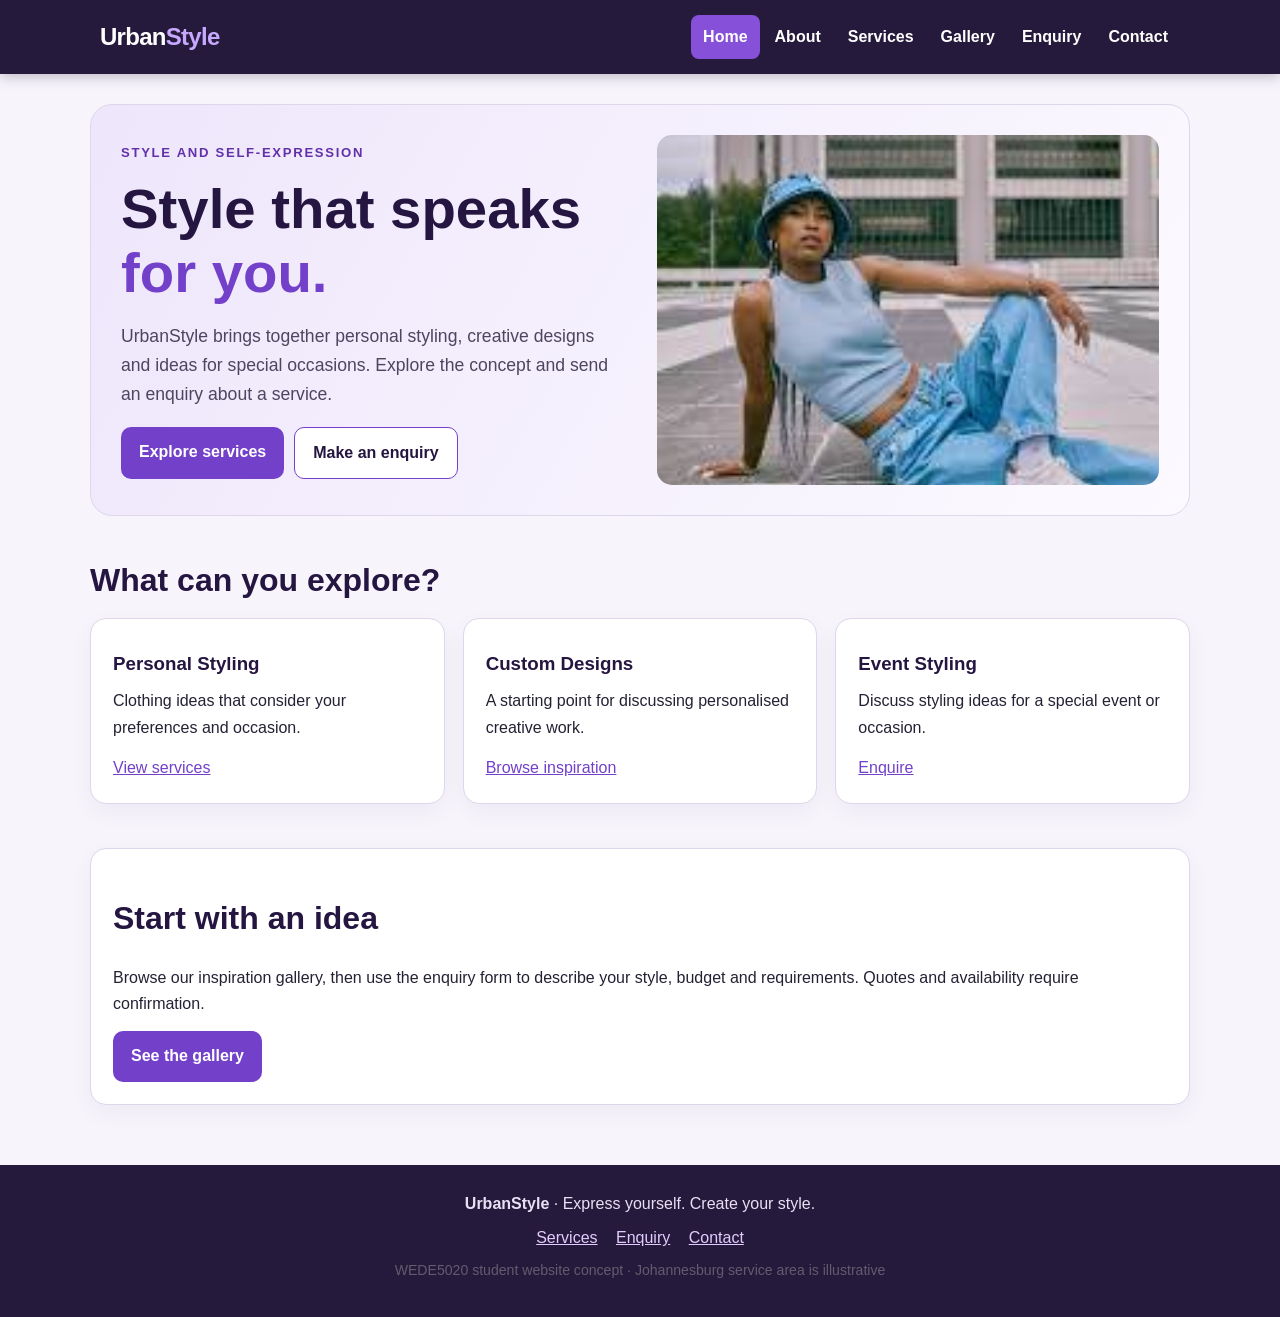
<file: index.html>
<!DOCTYPE html>
<html lang="en-ZA">
<head>
    <meta charset="UTF-8">
    <meta name="viewport" content="width=device-width, initial-scale=1">

    <title>UrbanStyle | Fashion Styling and Creative Design</title>
    <meta name="description"
          content="Explore UrbanStyle fashion styling, custom design concepts and creative consultations in a student website project.">
    <meta name="keywords"
          content="urban style, personal styling, fashion design, creative services">
    <meta name="robots" content="index,follow">

    <link rel="stylesheet" href="CSS/style.css">
</head>

<body>
    <a href="#main" class="skip">Skip to main content</a>

    <header class="site-header">
        <div class="nav-wrap">
            <a class="logo" href="index.html">
                Urban<span>Style</span>
            </a>

            <button type="button" id="menu-button"
                    class="menu-button" aria-controls="main-nav"
                    aria-expanded="false">
                Menu ☰
            </button>

            <nav class="nav" id="main-nav"
                 aria-label="Main navigation">
                <ul>
                    <li><a href="index.html" aria-current="page">Home</a></li>
                    <li><a href="about.html">About</a></li>
                    <li><a href="services.html">Services</a></li>
                    <li><a href="gallery.html">Gallery</a></li>
                    <li><a href="enquiry.html">Enquiry</a></li>
                    <li><a href="contact.html">Contact</a></li>
                </ul>
            </nav>
        </div>
    </header>

    <main id="main">
        <section class="hero reveal">
            <div>
                <p class="eyebrow">Style and self-expression</p>

                <h1>
                    Style that speaks
                    <span style="color:#7340ca">for you.</span>
                </h1>

                <p class="lead">
                    UrbanStyle brings together personal styling,
                    creative designs and ideas for special occasions.
                    Explore the concept and send an enquiry about
                    a service.
                </p>

                <div class="actions">
                    <a class="btn" href="services.html">
                        Explore services
                    </a>

                    <a class="btn outline" href="enquiry.html">
                        Make an enquiry
                    </a>
                </div>
            </div>

           <img src="Images/urban style 1.jpg"
     alt="Urban fashion outfit with a blue top and jeans"
     width="400" height="370">
        </section>

        <section class="section">
            <div class="section-head">
                <h2>What can you explore?</h2>
            </div>

            <div class="grid">
                <article class="card reveal">
                    <h3>Personal Styling</h3>
                    <p>
                        Clothing ideas that consider your preferences
                        and occasion.
                    </p>
                    <a href="services.html">View services</a>
                </article>

                <article class="card reveal">
                    <h3>Custom Designs</h3>
                    <p>
                        A starting point for discussing personalised
                        creative work.
                    </p>
                    <a href="gallery.html">Browse inspiration</a>
                </article>

                <article class="card reveal">
                    <h3>Event Styling</h3>
                    <p>
                        Discuss styling ideas for a special event
                        or occasion.
                    </p>
                    <a href="enquiry.html">Enquire</a>
                </article>
            </div>
        </section>

        <section class="section panel reveal">
            <h2>Start with an idea</h2>

            <p>
                Browse our inspiration gallery, then use the
                enquiry form to describe your style, budget and
                requirements. Quotes and availability require
                confirmation.
            </p>

            <a class="btn" href="gallery.html">
                See the gallery
            </a>
        </section>
    </main>

    <footer class="footer">
        <p>
            <strong>UrbanStyle</strong> ·
            Express yourself. Create your style.
        </p>
        <p>
            <a href="services.html">Services</a>
            <a href="enquiry.html">Enquiry</a>
            <a href="contact.html">Contact</a>
        </p>
        <p class="note">
            WEDE5020 student website concept ·
            Johannesburg service area is illustrative
        </p>
    </footer>

    <script defer src="JS/script.js"></script>
</body>
</html>
</file>
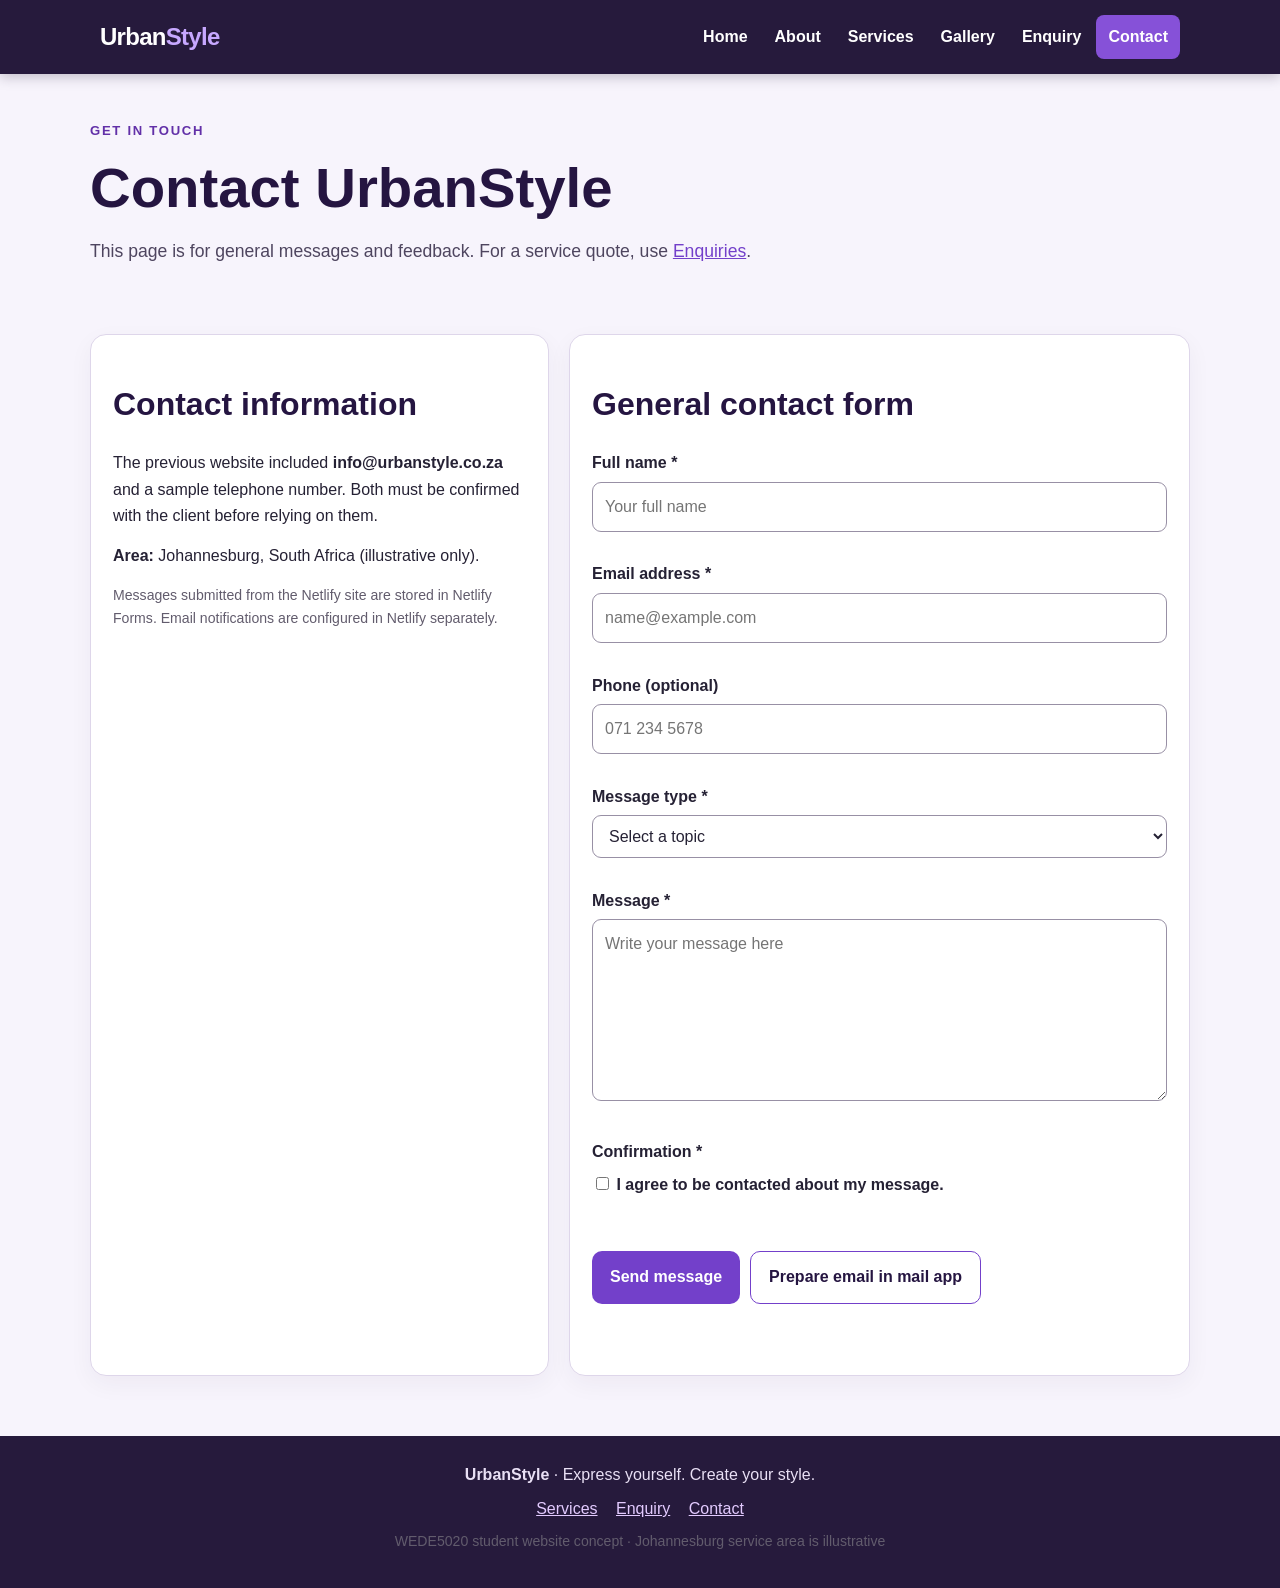
<file: contact.html>
<!DOCTYPE html>
<html lang="en-ZA">
<head>
    <meta charset="UTF-8">
    <meta name="viewport" content="width=device-width, initial-scale=1">

    <title>Contact UrbanStyle | General Questions and Feedback</title>
    <meta name="description"
          content="Send UrbanStyle a general message using an accessible contact form with JavaScript validation and AJAX delivery.">
    <meta name="keywords"
          content="UrbanStyle contact, fashion business message, styling customer support">
    <meta name="robots" content="index,follow">

    <link rel="stylesheet" href="CSS/style.css">
</head>

<body>
    <a href="#main" class="skip">Skip to main content</a>

    <header class="site-header">
        <div class="nav-wrap">
            <a class="logo" href="index.html">
                Urban<span>Style</span>
            </a>

            <button type="button"
                    id="menu-button"
                    class="menu-button"
                    aria-controls="main-nav"
                    aria-expanded="false">
                Menu ☰
            </button>

            <nav class="nav" id="main-nav"
                 aria-label="Main navigation">
                <ul>
                    <li><a href="index.html">Home</a></li>
                    <li><a href="about.html">About</a></li>
                    <li><a href="services.html">Services</a></li>
                    <li><a href="gallery.html">Gallery</a></li>
                    <li><a href="enquiry.html">Enquiry</a></li>
                    <li><a href="contact.html" aria-current="page">Contact</a></li>
                </ul>
            </nav>
        </div>
    </header>

    <main id="main">
        <section class="page-intro">
            <p class="eyebrow">Get in touch</p>
            <h1>Contact UrbanStyle</h1>

            <p class="lead">
                This page is for general messages and feedback.
                For a service quote, use
                <a href="enquiry.html">Enquiries</a>.
            </p>
        </section>

        <section class="section contact-layout">

            <aside class="panel">
                <h2>Contact information</h2>

                <p>
                    The previous website included
                    <strong>info@urbanstyle.co.za</strong> and
                    a sample telephone number.
                    Both must be confirmed with the client
                    before relying on them.
                </p>

                <p>
                    <strong>Area:</strong>
                    Johannesburg, South Africa
                    (illustrative only).
                </p>

                <p class="note">
                    Messages submitted from the Netlify site are
                    stored in Netlify Forms. Email notifications
                    are configured in Netlify separately.
                </p>
            </aside>

            <div class="panel">
                <h2>General contact form</h2>

                <form id="contact-form"
                      class="form netlify-form"
                      name="contact"
                      method="POST"
                      action="/"
                      data-netlify="true"
                      data-netlify-honeypot="bot-field"
                      novalidate>

                    <input type="hidden"
                           name="form-name"
                           value="contact">

                    <p class="hide">
                        <label>
                            Do not fill this in
                            <input name="bot-field">
                        </label>
                    </p>

                    <div class="field">
                        <label for="contact-name">
                            Full name *
                        </label>

                        <input id="contact-name"
                               name="full-name"
                               autocomplete="name"
                               required
                               minlength="2"
                               maxlength="70"
                               placeholder="Your full name">

                        <small class="field-error"
                               id="error-contact-name"
                               data-error-for="contact-name"></small>
                    </div>

                    <div class="field">
                        <label for="contact-email">
                            Email address *
                        </label>

                        <input id="contact-email"
                               name="email"
                               type="email"
                               autocomplete="email"
                               required
                               maxlength="110"
                               placeholder="name@example.com">

                        <small class="field-error"
                               id="error-contact-email"
                               data-error-for="contact-email"></small>
                    </div>

                    <div class="field">
                        <label for="contact-phone">
                            Phone (optional)
                        </label>

                        <input id="contact-phone"
                               name="phone"
                               type="tel"
                               autocomplete="tel"
                               pattern="[+0-9 ()-]{9,18}"
                               placeholder="071 234 5678">

                        <small class="field-error"
                               id="error-contact-phone"
                               data-error-for="contact-phone"></small>
                    </div>

                    <div class="field">
                        <label for="contact-topic">
                            Message type *
                        </label>

                        <select id="contact-topic"
                                name="topic"
                                required>
                            <option value="">Select a topic</option>
                            <option>General question</option>
                            <option>Website feedback</option>
                            <option>Partnership question</option>
                            <option>Other</option>
                        </select>

                        <small class="field-error"
                               id="error-contact-topic"
                               data-error-for="contact-topic"></small>
                    </div>

                    <div class="field">
                        <label for="contact-message">
                            Message *
                        </label>

                        <textarea id="contact-message"
                                  name="message"
                                  rows="6"
                                  required
                                  minlength="10"
                                  maxlength="1500"
                                  placeholder="Write your message here"></textarea>

                        <small class="field-error"
                               id="error-contact-message"
                               data-error-for="contact-message"></small>
                    </div>

                    <div class="field">
                        <label for="contact-consent">
                            Confirmation *
                        </label>

                        <label class="checkbox-label">
                            <input id="contact-consent"
                                   name="consent"
                                   type="checkbox"
                                   value="yes"
                                   required>

                            <span>
                                I agree to be contacted about my message.
                            </span>
                        </label>

                        <small class="field-error"
                               id="error-contact-consent"
                               data-error-for="contact-consent"></small>
                    </div>

                    <div class="actions">
                        <button class="btn" type="submit">
                            Send message
                        </button>

                        <button class="btn outline"
                                type="button"
                                id="email-button">
                            Prepare email in mail app
                        </button>
                    </div>

                    <p class="form-status"
                       role="status"
                       aria-live="polite"></p>
                </form>
            </div>
        </section>
    </main>

    <footer class="footer">
        <p>
            <strong>UrbanStyle</strong> ·
            Express yourself. Create your style.
        </p>
        <p>
            <a href="services.html">Services</a>
            <a href="enquiry.html">Enquiry</a>
            <a href="contact.html">Contact</a>
        </p>
        <p class="note">
            WEDE5020 student website concept ·
            Johannesburg service area is illustrative
        </p>
    </footer>

    <script defer src="JS/script.js"></script>
</body>
</html>
</file>
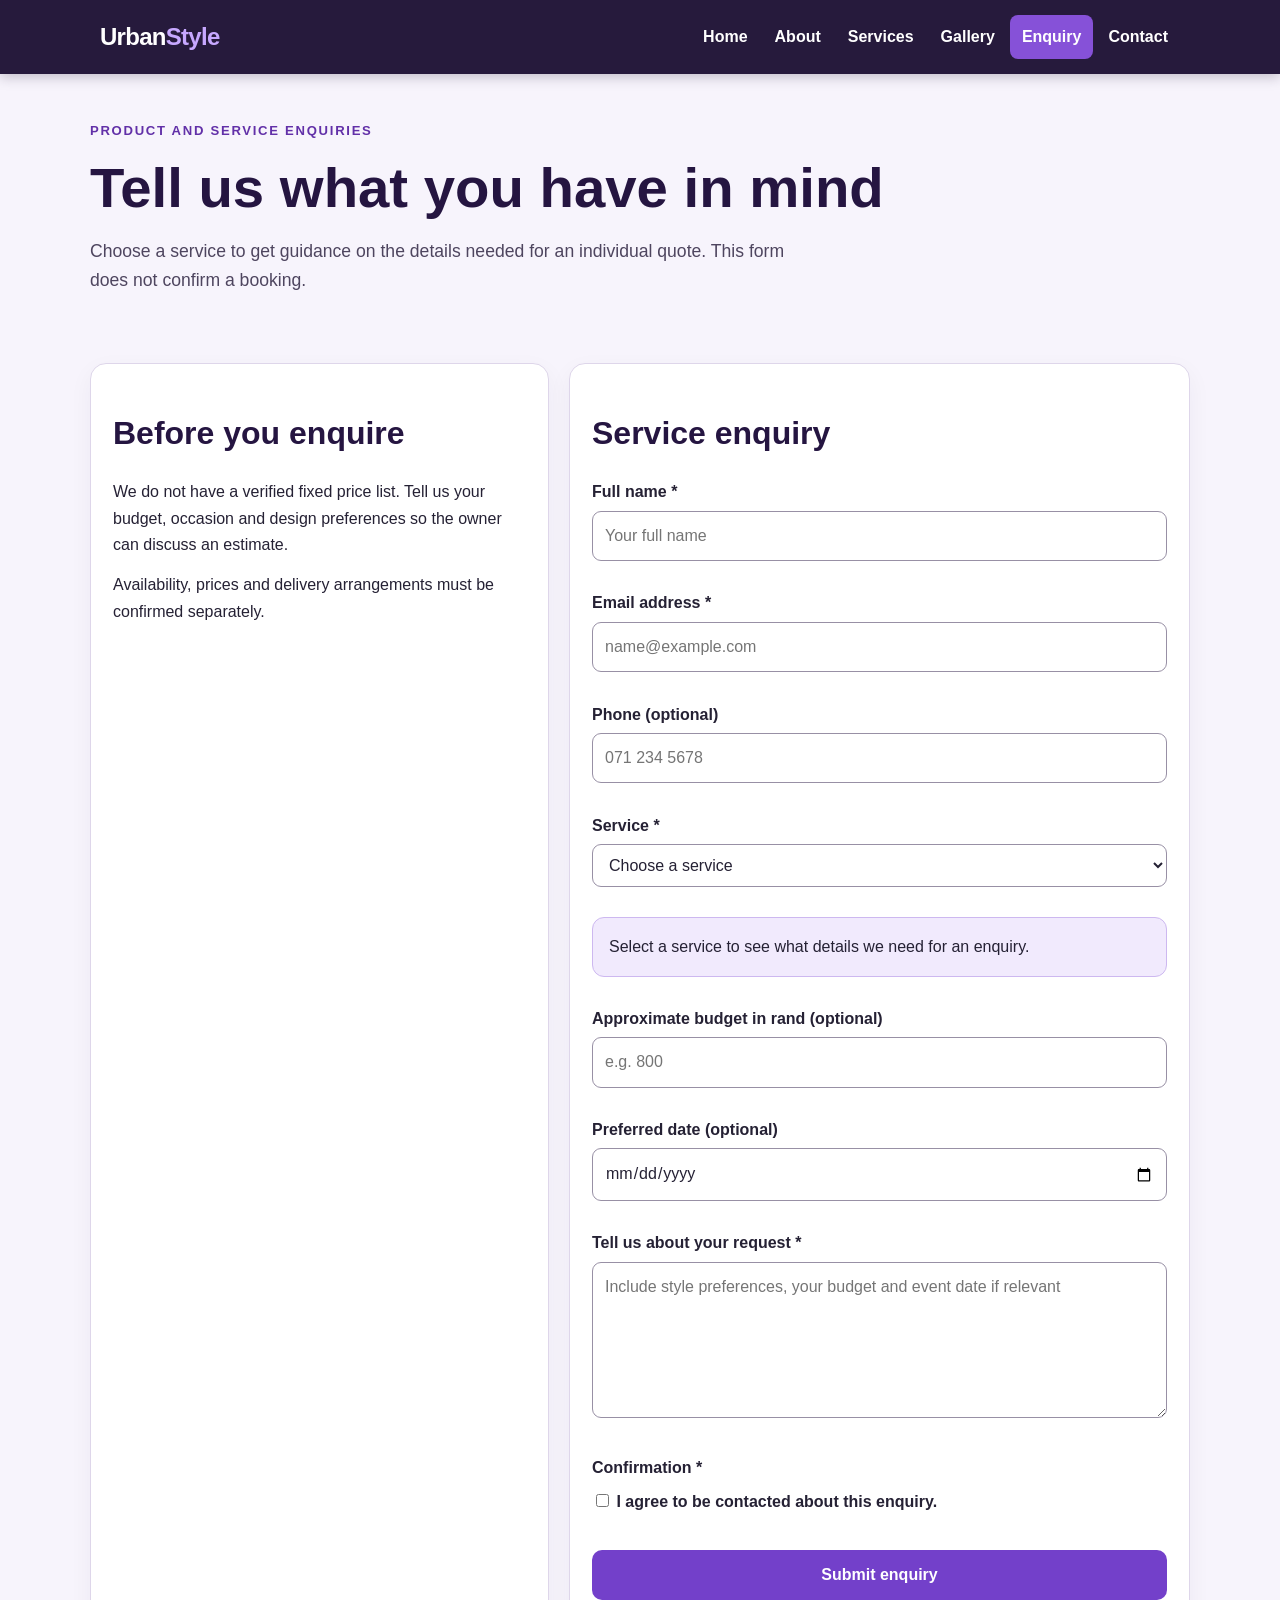
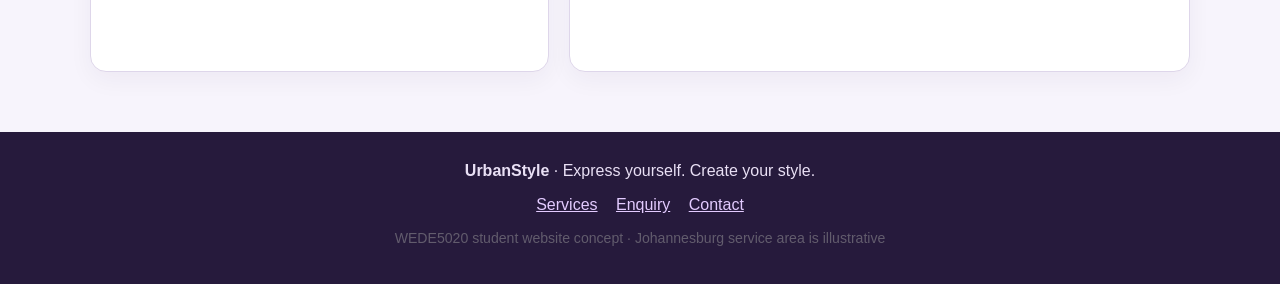
<file: enquiry.html>
<!DOCTYPE html>
<html lang="en-ZA">
<head>
    <meta charset="UTF-8">
    <meta name="viewport" content="width=device-width, initial-scale=1">

    <title>UrbanStyle Enquiries | Ask About Styling Services</title>
    <meta name="description"
          content="Send an enquiry about UrbanStyle fashion styling and creative services with inline validation and service-specific guidance.">
    <meta name="keywords"
          content="styling enquiry, custom design quote, event styling enquiry">
    <meta name="robots" content="index,follow">

    <link rel="stylesheet" href="CSS/style.css">
</head>

<body>
    <a href="#main" class="skip">Skip to main content</a>

    <header class="site-header">
        <div class="nav-wrap">
            <a class="logo" href="index.html">
                Urban<span>Style</span>
            </a>

            <button type="button" id="menu-button"
                    class="menu-button"
                    aria-controls="main-nav"
                    aria-expanded="false">
                Menu ☰
            </button>

            <nav class="nav" id="main-nav"
                 aria-label="Main navigation">
                <ul>
                    <li><a href="index.html">Home</a></li>
                    <li><a href="about.html">About</a></li>
                    <li><a href="services.html">Services</a></li>
                    <li><a href="gallery.html">Gallery</a></li>
                    <li><a href="enquiry.html" aria-current="page">Enquiry</a></li>
                    <li><a href="contact.html">Contact</a></li>
                </ul>
            </nav>
        </div>
    </header>

    <main id="main">
        <section class="page-intro">
            <p class="eyebrow">Product and service enquiries</p>
            <h1>Tell us what you have in mind</h1>

            <p class="lead">
                Choose a service to get guidance on the details
                needed for an individual quote.
                This form does not confirm a booking.
            </p>
        </section>

        <section class="section contact-layout">

            <aside class="panel">
                <h2>Before you enquire</h2>

                <p>
                    We do not have a verified fixed price list.
                    Tell us your budget, occasion and design
                    preferences so the owner can discuss an estimate.
                </p>

                <p>
                    Availability, prices and delivery arrangements
                    must be confirmed separately.
                </p>
            </aside>

            <div class="panel">
                <h2>Service enquiry</h2>

                <form id="enquiry-form"
                      class="form netlify-form"
                      name="enquiry"
                      method="POST"
                      action="/"
                      data-netlify="true"
                      data-netlify-honeypot="bot-field"
                      novalidate>

                    <input type="hidden"
                           name="form-name"
                           value="enquiry">

                    <p class="hide">
                        <label>
                            Do not fill this in
                            <input name="bot-field">
                        </label>
                    </p>

                    <div class="field">
                        <label for="enq-name">Full name *</label>

                        <input id="enq-name"
                               name="full-name"
                               autocomplete="name"
                               required
                               minlength="2"
                               maxlength="70"
                               placeholder="Your full name">

                        <small class="field-error"
                               id="error-enq-name"
                               data-error-for="enq-name"></small>
                    </div>

                    <div class="field">
                        <label for="enq-email">Email address *</label>

                        <input id="enq-email"
                               name="email"
                               type="email"
                               autocomplete="email"
                               required
                               maxlength="110"
                               placeholder="name@example.com">

                        <small class="field-error"
                               id="error-enq-email"
                               data-error-for="enq-email"></small>
                    </div>

                    <div class="field">
                        <label for="enq-phone">
                            Phone (optional)
                        </label>

                        <input id="enq-phone"
                               name="phone"
                               type="tel"
                               pattern="[+0-9 ()-]{9,18}"
                               autocomplete="tel"
                               placeholder="071 234 5678">

                        <small class="field-error"
                               id="error-enq-phone"
                               data-error-for="enq-phone"></small>
                    </div>

                    <div class="field">
                        <label for="enquiry-service">Service *</label>

                        <select id="enquiry-service"
                                name="service"
                                required>
                            <option value="">Choose a service</option>
                            <option>Personal Styling</option>
                            <option>Custom Designs</option>
                            <option>Creative Consultation</option>
                            <option>Event Styling</option>
                        </select>

                        <small class="field-error"
                               id="error-enquiry-service"
                               data-error-for="enquiry-service"></small>
                    </div>

                    <p class="summary"
                       id="service-guidance"
                       aria-live="polite">
                        Choose a service to see what details we need.
                    </p>

                    <div class="field">
                        <label for="enq-budget">
                            Approximate budget in rand (optional)
                        </label>

                        <input id="enq-budget"
                               name="budget"
                               type="number"
                               min="0"
                               max="100000"
                               step="1"
                               placeholder="e.g. 800">

                        <small class="field-error"
                               id="error-enq-budget"
                               data-error-for="enq-budget"></small>
                    </div>

                    <div class="field">
                        <label for="enq-date">
                            Preferred date (optional)
                        </label>

                        <input id="enq-date"
                               name="preferred-date"
                               type="date">

                        <small class="field-error"
                               id="error-enq-date"
                               data-error-for="enq-date"></small>
                    </div>

                    <div class="field">
                        <label for="enq-message">
                            Tell us about your request *
                        </label>

                        <textarea id="enq-message"
                                  name="message"
                                  rows="5"
                                  minlength="10"
                                  maxlength="1500"
                                  required
                                  placeholder="Include style preferences, your budget and event date if relevant"></textarea>

                        <small class="field-error"
                               id="error-enq-message"
                               data-error-for="enq-message"></small>
                    </div>

                    <div class="field">
                        <label for="enq-consent">
                            Confirmation *
                        </label>

                        <label class="checkbox-label">
                            <input id="enq-consent"
                                   type="checkbox"
                                   name="consent"
                                   value="yes"
                                   required>
                            <span>
                                I agree to be contacted about this enquiry.
                            </span>
                        </label>

                        <small class="field-error"
                               id="error-enq-consent"
                               data-error-for="enq-consent"></small>
                    </div>

                    <button class="btn" type="submit">
                        Submit enquiry
                    </button>

                    <p class="form-status"
                       role="status"
                       aria-live="polite"></p>
                </form>
            </div>
        </section>
    </main>

    <footer class="footer">
        <p>
            <strong>UrbanStyle</strong> ·
            Express yourself. Create your style.
        </p>
        <p>
            <a href="services.html">Services</a>
            <a href="enquiry.html">Enquiry</a>
            <a href="contact.html">Contact</a>
        </p>
        <p class="note">
            WEDE5020 student website concept ·
            Johannesburg service area is illustrative
        </p>
    </footer>

    <script defer src="JS/script.js"></script>
</body>
</html>
</file>
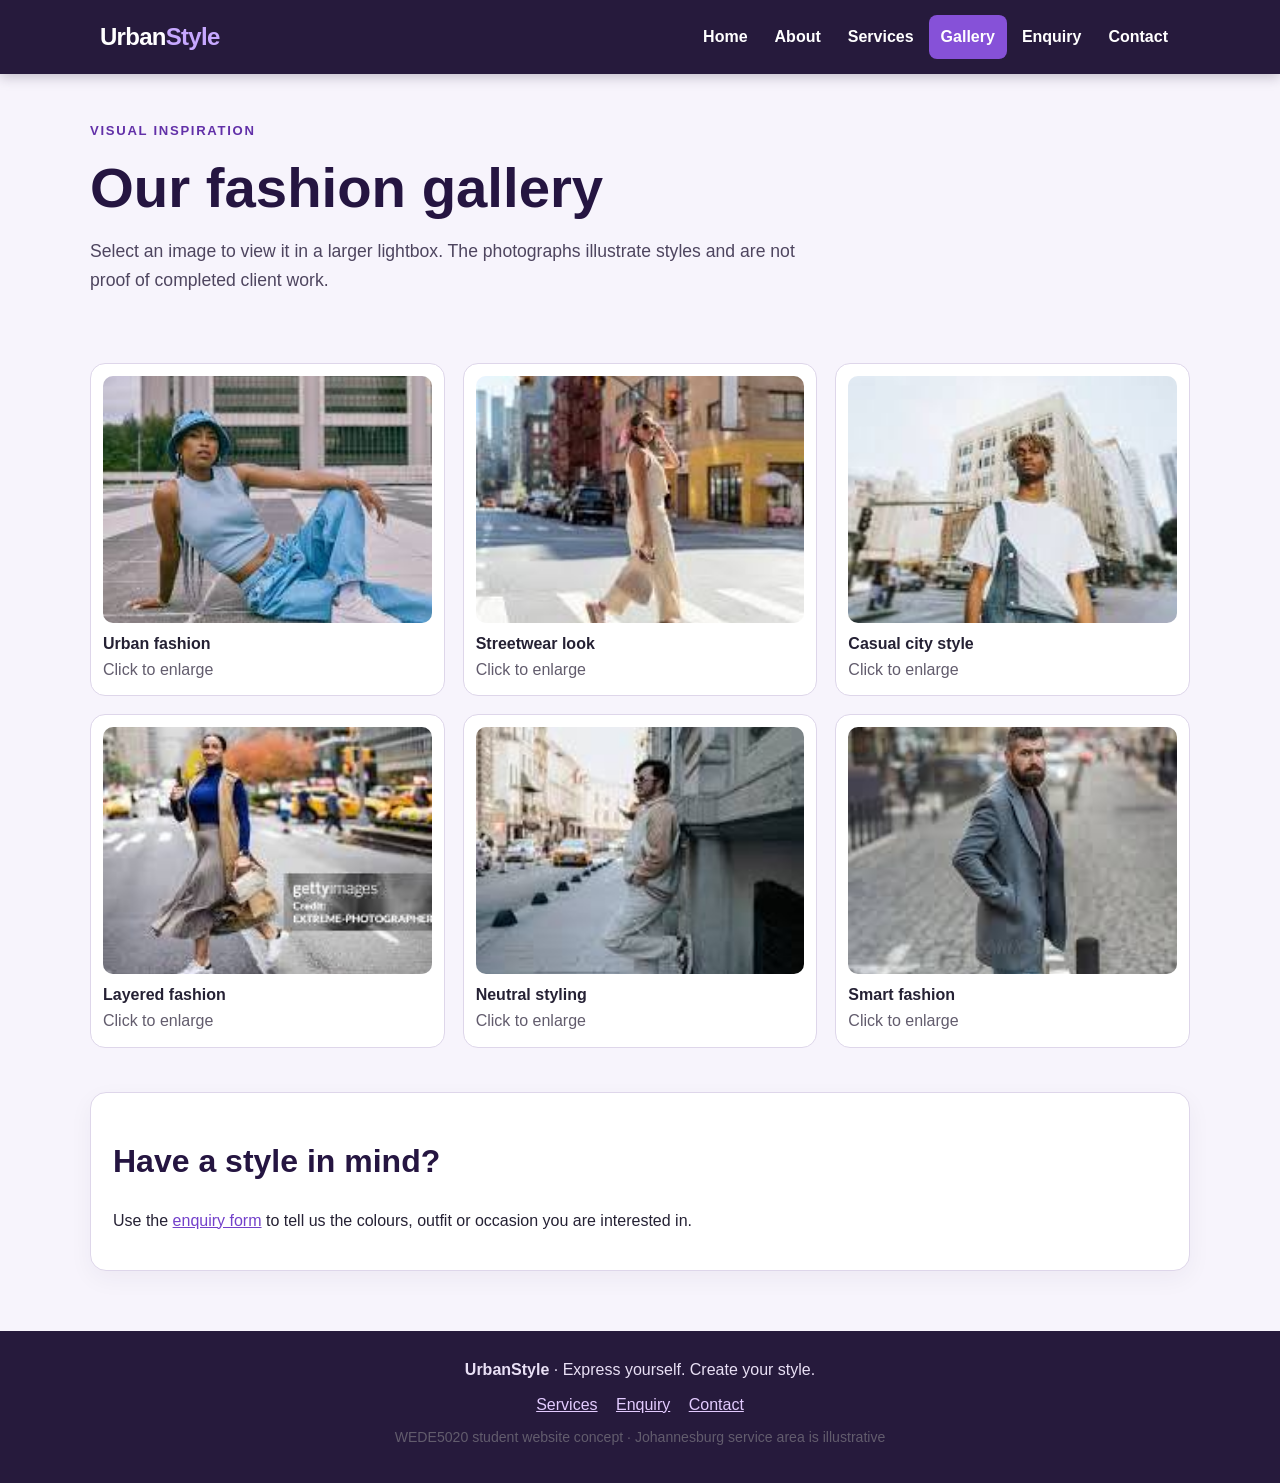
<file: gallery.html>
<!DOCTYPE html>
<html lang="en-ZA">
<head>
    <meta charset="UTF-8">
    <meta name="viewport" content="width=device-width, initial-scale=1">

    <title>UrbanStyle Gallery | Fashion Inspiration</title>
    <meta name="description"
          content="View six UrbanStyle fashion inspiration images and enlarge each picture in an accessible lightbox.">
    <meta name="keywords"
          content="urban style gallery, streetwear inspiration, fashion looks">
    <meta name="robots" content="index,follow">

    <link rel="stylesheet" href="CSS/style.css">
</head>

<body>
    <a href="#main" class="skip">Skip to main content</a>

    <header class="site-header">
        <div class="nav-wrap">
            <a class="logo" href="index.html">
                Urban<span>Style</span>
            </a>

            <button type="button" id="menu-button"
                    class="menu-button" aria-controls="main-nav"
                    aria-expanded="false">
                Menu ☰
            </button>

            <nav class="nav" id="main-nav"
                 aria-label="Main navigation">
                <ul>
                    <li><a href="index.html">Home</a></li>
                    <li><a href="about.html">About</a></li>
                    <li><a href="services.html">Services</a></li>
                    <li><a href="gallery.html" aria-current="page">Gallery</a></li>
                    <li><a href="enquiry.html">Enquiry</a></li>
                    <li><a href="contact.html">Contact</a></li>
                </ul>
            </nav>
        </div>
    </header>

    <main id="main">
        <section class="page-intro">
            <p class="eyebrow">Visual inspiration</p>
            <h1>Our fashion gallery</h1>

            <p class="lead">
                Select an image to view it in a larger lightbox.
                The photographs illustrate styles and are not
                proof of completed client work.
            </p>
        </section>

        <section class="section">
          
<div class="grid">

    <!-- Picture 1 -->
    <button class="gallery-btn reveal" type="button"
            data-src="Images/urban style 1.jpg"
            data-caption="Relaxed outfit in blue with jeans">

        <img src="Images/urban style 1.jpg"
             alt="Relaxed outfit in blue with jeans"
             loading="lazy" width="400" height="300">

        <strong>Urban fashion</strong>
        <span class="muted">Click to enlarge</span>
    </button>

    <!-- Picture 2 -->
    <button class="gallery-btn reveal" type="button"
            data-src="Images/urban style 2jpg.jpg"
            data-caption="Neutral-toned streetwear look">

        <img src="Images/urban style 2jpg.jpg"
             alt="Neutral-toned streetwear look"
             loading="lazy" width="400" height="300">

        <strong>Streetwear look</strong>
        <span class="muted">Click to enlarge</span>
    </button>

    <!-- Picture 3 -->
    <button class="gallery-btn reveal" type="button"
            data-src="Images/urban style 3.jpg"
            data-caption="Casual city outfit with a white T-shirt">

        <img src="Images/urban style 3.jpg"
             alt="Casual city outfit with a white T-shirt"
             loading="lazy" width="400" height="300">

        <strong>Casual city style</strong>
        <span class="muted">Click to enlarge</span>
    </button>

    <!-- Picture 4 -->
    <button class="gallery-btn reveal" type="button"
            data-src="Images/urban style 4.jpg"
            data-caption="Fashion outfit with a layered jacket">

        <img src="Images/urban style 4.jpg"
             alt="Fashion outfit with a layered jacket"
             loading="lazy" width="400" height="300">

        <strong>Layered fashion</strong>
        <span class="muted">Click to enlarge</span>
    </button>

    <!-- Picture 5 -->
    <button class="gallery-btn reveal" type="button"
            data-src="Images/urban style 5.jpg"
            data-caption="Neutral contemporary city styling">

        <img src="Images/urban style 5.jpg"
             alt="Neutral contemporary city styling"
             loading="lazy" width="400" height="300">

        <strong>Neutral styling</strong>
        <span class="muted">Click to enlarge</span>
    </button>

    <!-- Picture 6 -->
    <button class="gallery-btn reveal" type="button"
            data-src="Images/urban style 6.jpg"
            data-caption="Tailored smart outfit in an urban setting">

        <img src="Images/urban style 6.jpg"
             alt="Tailored smart outfit in an urban setting"
             loading="lazy" width="400" height="300">

        <strong>Smart fashion</strong>
        <span class="muted">Click to enlarge</span>
    </button>

</div>
        </section>

        <dialog class="lightbox" id="photo-dialog"
                aria-label="Enlarged fashion photograph">

            <button type="button" class="close" id="close-dialog">
                Close ✕
            </button>

            <img id="large-photo"
                 src="Images\images (1).jpg"
                 alt="Enlarged fashion image"
                 width="640" height="550">

            <p id="photo-caption"></p>
        </dialog>

        <section class="section panel">
            <h2>Have a style in mind?</h2>
            <p>
                Use the <a href="enquiry.html">enquiry form</a>
                to tell us the colours, outfit or occasion
                you are interested in.
            </p>
        </section>
    </main>

    <footer class="footer">
        <p>
            <strong>UrbanStyle</strong> ·
            Express yourself. Create your style.
        </p>
        <p>
            <a href="services.html">Services</a>
            <a href="enquiry.html">Enquiry</a>
            <a href="contact.html">Contact</a>
        </p>
        <p class="note">
            WEDE5020 student website concept ·
            Johannesburg service area is illustrative
        </p>
    </footer>

    <script defer src="JS/script.js"></script>
</body>
</html>
</file>
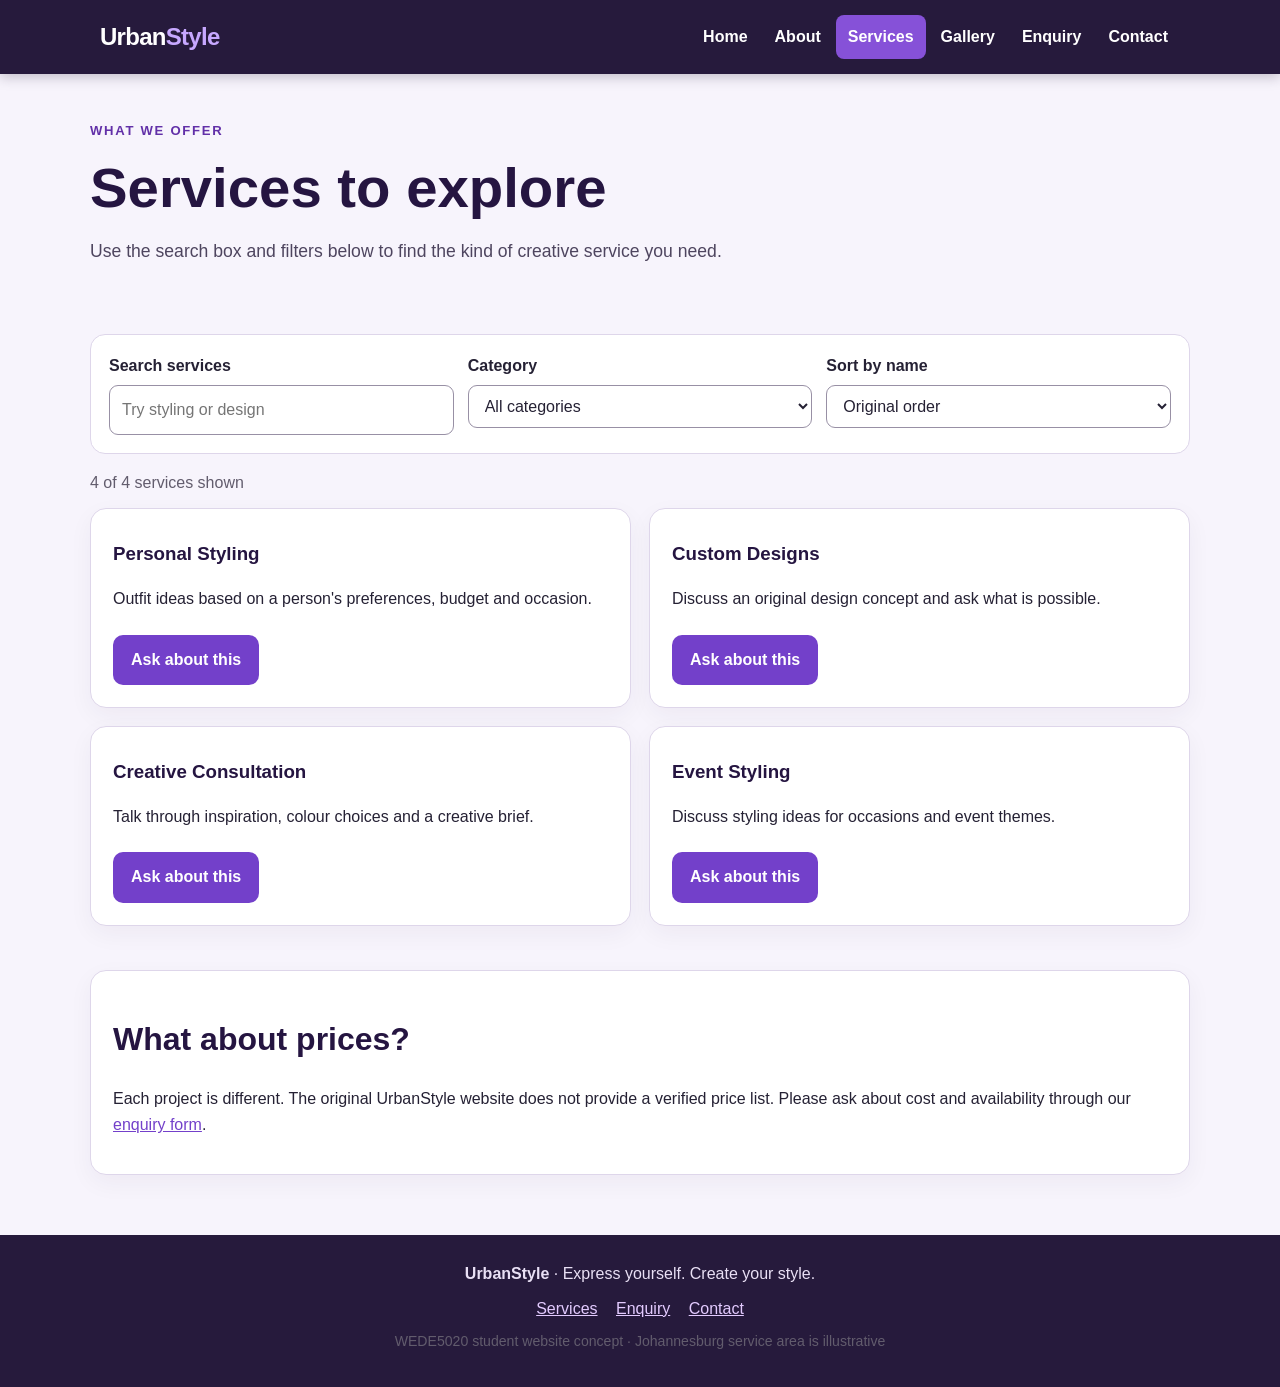
<file: services.html>
<!DOCTYPE html>
<html lang="en-ZA">
<head>
    <meta charset="UTF-8">
    <meta name="viewport" content="width=device-width, initial-scale=1">

    <title>UrbanStyle Services | Styling, Design and Events</title>
    <meta name="description"
          content="Search and filter UrbanStyle personal styling, custom design, creative consultation and event styling services.">
    <meta name="keywords"
          content="personal styling, custom designs, creative consultation, event styling">
    <meta name="robots" content="index,follow">

    <link rel="stylesheet" href="CSS/style.css">
</head>

<body>
    <a href="#main" class="skip">Skip to main content</a>

    <header class="site-header">
        <div class="nav-wrap">
            <a class="logo" href="index.html">
                Urban<span>Style</span>
            </a>

            <button type="button" id="menu-button"
                    class="menu-button" aria-controls="main-nav"
                    aria-expanded="false">
                Menu ☰
            </button>

            <nav class="nav" id="main-nav"
                 aria-label="Main navigation">
                <ul>
                    <li><a href="index.html">Home</a></li>
                    <li><a href="about.html">About</a></li>
                    <li><a href="services.html" aria-current="page">Services</a></li>
                    <li><a href="gallery.html">Gallery</a></li>
                    <li><a href="enquiry.html">Enquiry</a></li>
                    <li><a href="contact.html">Contact</a></li>
                </ul>
            </nav>
        </div>
    </header>

    <main id="main">
        <section class="page-intro">
            <p class="eyebrow">What we offer</p>
            <h1>Services to explore</h1>

            <p class="lead">
                Use the search box and filters below to find
                the kind of creative service you need.
            </p>
        </section>

        <section class="section">
            <div class="controls">
                <div class="control">
                    <label for="service-search">
                        Search services
                    </label>
                    <input id="service-search" type="search"
                           placeholder="Try styling or design">
                </div>

                <div class="control">
                    <label for="service-category">Category</label>
                    <select id="service-category">
                        <option value="all">All categories</option>
                        <option value="fashion">Fashion</option>
                        <option value="design">Design</option>
                        <option value="events">Events</option>
                    </select>
                </div>

                <div class="control">
                    <label for="service-sort">
                        Sort by name
                    </label>
                    <select id="service-sort">
                        <option value="original">Original order</option>
                        <option value="az">A to Z</option>
                        <option value="za">Z to A</option>
                    </select>
                </div>
            </div>

            <p id="service-count" class="search-status"
               aria-live="polite">
                Loading services...
            </p>

            <div id="service-grid" class="grid two">
                <p>
                    JavaScript is required to show the
                    searchable services.
                </p>
            </div>
        </section>

        <section class="section panel">
            <h2>What about prices?</h2>
            <p>
                Each project is different. The original UrbanStyle
                website does not provide a verified price list.

                Please ask about cost and availability through
                our <a href="enquiry.html">enquiry form</a>.
            </p>
        </section>
    </main>

    <footer class="footer">
        <p>
            <strong>UrbanStyle</strong> ·
            Express yourself. Create your style.
        </p>
        <p>
            <a href="services.html">Services</a>
            <a href="enquiry.html">Enquiry</a>
            <a href="contact.html">Contact</a>
        </p>
        <p class="note">
            WEDE5020 student website concept ·
            Johannesburg service area is illustrative
        </p>
    </footer>

    <script defer src="JS/script.js"></script>
</body>
</html>
</file>
<file: CSS/style.css>
/* UrbanStyle - WEDE5020 Part 3 */
/* One external stylesheet for all pages */

:root {
    --purple: #7340ca;
    --deep: #251541;
    --light: #f7f4fc;
    --ink: #252134;
    --muted: #625c6d;
    --line: #ded6ea;
    --white: #fff;
    --focus: #f2b544;
}

* {
    box-sizing: border-box;
}

html {
    scroll-behavior: smooth;
}

body {
    margin: 0;
    font-family: "Segoe UI", Arial, sans-serif;
    color: var(--ink);
    background: var(--light);
    line-height: 1.65;
}

img {
    display: block;
    max-width: 100%;
    height: auto;
}

a {
    color: var(--purple);
}

button,
input,
select,
textarea {
    font: inherit;
}

button {
    cursor: pointer;
}

button:disabled {
    opacity: 0.6;
    cursor: wait;
}

:focus-visible {
    outline: 3px solid var(--focus);
    outline-offset: 3px;
}

/* Navigation */

.skip {
    position: absolute;
    top: -100px;
    left: 12px;
    padding: 10px;
    background: white;
    z-index: 50;
}

.skip:focus {
    top: 8px;
}

.site-header {
    background: #261a3c;
    color: white;
    position: sticky;
    top: 0;
    z-index: 30;
    box-shadow: 0 3px 12px #241c3440;
}

.nav-wrap {
    max-width: 1120px;
    margin: auto;
    padding: 15px 20px;
    display: flex;
    align-items: center;
    justify-content: space-between;
    gap: 18px;
}

.logo {
    font-size: 1.5rem;
    font-weight: 850;
    color: white;
    text-decoration: none;
    letter-spacing: -0.03em;
}

.logo span,
.accent {
    color: #c7a8ff;
}

.nav ul {
    display: flex;
    list-style: none;
    gap: 3px;
    padding: 0;
    margin: 0;
    flex-wrap: wrap;
}

.nav a {
    color: white;
    text-decoration: none;
    font-weight: 650;
    display: block;
    padding: 9px 12px;
    border-radius: 8px;
}

.nav a:hover,
.nav a[aria-current="page"] {
    background: #8651d8;
}

.menu-button {
    display: none;
    background: #452a67;
    color: white;
    border: 1px solid #b491df;
    border-radius: 9px;
    padding: 8px 12px;
}

/* Layout and typography */

main {
    width: min(1100px, 92%);
    margin: 30px auto 60px;
    min-height: 60vh;
}

h1 {
    font-size: clamp(2.1rem, 4.4vw, 3.7rem);
    line-height: 1.12;
    margin: 10px 0 18px;
    color: var(--deep);
}

h2 {
    font-size: clamp(1.4rem, 2.7vw, 2rem);
    line-height: 1.25;
    color: var(--deep);
}

h3 {
    color: var(--deep);
}

p {
    margin: 0 0 14px;
}

.lead {
    font-size: 1.1rem;
    color: #4e455f;
}

.muted,
.note {
    color: var(--muted);
}

.note {
    font-size: 0.88rem;
}

.eyebrow {
    text-transform: uppercase;
    letter-spacing: 0.13em;
    color: #6230a8;
    font-weight: 800;
    font-size: 0.82rem;
}

.section {
    margin: 44px 0;
}

.page-intro {
    padding: 16px 0 10px;
}

.page-intro p {
    max-width: 730px;
}

.hero {
    background: linear-gradient(
        120deg,
        #eee6fb,
        #fcfaff
    );
    display: grid;
    grid-template-columns: 1fr 1fr;
    align-items: center;
    gap: 34px;
    padding: 30px;
    border: 1px solid var(--line);
    border-radius: 22px;
}

.hero img {
    width: 100%;
    height: 350px;
    object-fit: cover;
    border-radius: 15px;
}

.hero p {
    max-width: 530px;
}

.grid {
    display: grid;
    grid-template-columns: repeat(3, minmax(0, 1fr));
    gap: 18px;
}

.grid.two {
    grid-template-columns: repeat(2, minmax(0, 1fr));
}

.panel,
.card {
    background: white;
    border: 1px solid var(--line);
    padding: 22px;
    border-radius: 16px;
    box-shadow: 0 8px 24px #2719410c;
}

.card h3 {
    margin: 8px 0;
}

.card img {
    width: 100%;
    aspect-ratio: 4 / 3;
    object-fit: cover;
    border-radius: 12px;
    margin-bottom: 14px;
}

/* Buttons */

.btn {
    display: inline-block;
    background: var(--purple);
    color: white;
    text-decoration: none;
    font-weight: 750;
    border: 0;
    border-radius: 10px;
    padding: 12px 18px;
    transition: transform 0.2s, background 0.2s;
}

.btn:hover {
    background: #592bb1;
    color: white;
    transform: translateY(-2px);
}

.btn.outline {
    background: white;
    color: var(--deep);
    border: 1px solid var(--purple);
}

.btn.outline:hover {
    background: #f0e9fb;
}

.actions {
    display: flex;
    gap: 10px;
    flex-wrap: wrap;
    margin-top: 18px;
}

.section-head {
    display: flex;
    justify-content: space-between;
    align-items: end;
    gap: 12px;
    flex-wrap: wrap;
    margin-bottom: 18px;
}

.section-head h2 {
    margin: 0;
}

/* Search and dynamic service cards */

.controls {
    display: flex;
    flex-wrap: wrap;
    gap: 14px;
    padding: 18px;
    background: white;
    border: 1px solid var(--line);
    border-radius: 15px;
    margin-bottom: 16px;
}

.control {
    flex: 1 1 180px;
}

.control label,
.field label {
    display: block;
    font-weight: 700;
    margin-bottom: 5px;
}

input,
select,
textarea {
    width: 100%;
    padding: 11px 12px;
    border: 1px solid #9890a5;
    border-radius: 9px;
    color: var(--ink);
    background: white;
}

input:focus,
select:focus,
textarea:focus {
    border-color: var(--purple);
}

textarea {
    resize: vertical;
}

.search-status {
    margin-bottom: 12px;
    color: var(--muted);
}

.service-card {
    display: flex;
    flex-direction: column;
    gap: 8px;
}

.service-card .btn {
    margin-top: auto;
    align-self: start;
}

/* Forms and validation */

.form {
    display: grid;
    gap: 15px;
}

.field-error {
    display: block;
    min-height: 1em;
    color: #b71c38;
    font-size: 0.9rem;
}

.form-status {
    min-height: 20px;
    font-weight: 700;
}

.form-status.error {
    color: #a51437;
}

.form-status.success {
    color: #14633c;
}

[aria-invalid="true"] {
    border: 2px solid #bd2450;
}

.checkbox-label {
    display: flex;
    gap: 10px;
    align-items: flex-start;
}

.checkbox-label input {
    width: auto;
    margin-top: 7px;
}

.summary {
    background: #f1eafd;
    border: 1px solid #cdb8f0;
    padding: 16px;
    border-radius: 12px;
}

.summary strong {
    color: #4d1c9b;
}

/* Gallery */

.gallery-btn {
    background: white;
    border: 1px solid var(--line);
    padding: 12px;
    border-radius: 15px;
    width: 100%;
    text-align: left;
    color: var(--ink);
}

.gallery-btn:hover {
    border-color: #8350cf;
    transform: translateY(-3px);
}

.gallery-btn img {
    width: 100%;
    aspect-ratio: 4 / 3;
    object-fit: cover;
    border-radius: 10px;
}

.gallery-btn strong {
    display: block;
    margin-top: 8px;
}

dialog.lightbox {
    border: 0;
    background: #1c1528;
    color: white;
    border-radius: 16px;
    padding: 18px;
    width: min(750px, 94vw);
    max-height: 92vh;
}

dialog::backdrop {
    background: #09060cdb;
}

.lightbox img {
    max-height: 64vh;
    max-width: 100%;
    width: auto;
    margin: 0 auto;
    border-radius: 9px;
}

.lightbox p {
    text-align: center;
    margin-top: 12px;
}

.close {
    display: block;
    margin: 0 0 10px auto;
    padding: 8px 12px;
    border-radius: 8px;
    border: 1px solid white;
    background: #3b2854;
    color: white;
}

/* About, map and contact */

.contact-layout {
    display: grid;
    grid-template-columns: 0.85fr 1.15fr;
    gap: 20px;
}

.faq details {
    background: white;
    padding: 17px 19px;
    border: 1px solid var(--line);
    border-radius: 12px;
    margin-bottom: 10px;
}

.faq summary {
    cursor: pointer;
    font-weight: 750;
}

.faq p {
    margin: 10px 0 0;
}

.map {
    height: 320px;
    border: 1px solid var(--line);
    border-radius: 13px;
    background: #ded3eb;
}

.map.no-map {
    display: grid;
    place-content: center;
    padding: 18px;
    text-align: center;
}

.footer {
    background: #261a3c;
    color: #e9e0f5;
    padding: 26px 20px;
    text-align: center;
}

.footer a {
    color: #e3cbff;
    margin: 0 7px;
}

.footer p {
    margin: 0 0 8px;
}

.hide {
    display: none !important;
}

/* JavaScript scroll animations */

.js-ready .reveal {
    opacity: 0;
    transform: translateY(14px);
    transition: opacity 0.6s, transform 0.6s;
}

.js-ready .reveal.visible {
    opacity: 1;
    transform: none;
}

/* Tablet */

@media (max-width: 850px) {
    .grid {
        grid-template-columns: repeat(2, minmax(0, 1fr));
    }

    .contact-layout {
        grid-template-columns: 1fr;
    }

    .hero {
        grid-template-columns: 1fr;
    }

    .hero img {
        height: 260px;
    }
}

/* Mobile */

@media (max-width: 650px) {
    .nav-wrap {
        flex-wrap: wrap;
    }

    .menu-button {
        display: block;
    }

    .nav {
        display: none;
        width: 100%;
    }

    .nav.open {
        display: block;
    }

    .nav ul {
        display: grid;
    }

    .nav a {
        padding: 12px;
    }

    .grid,
    .grid.two {
        grid-template-columns: 1fr;
    }

    .hero {
        padding: 20px;
    }

    .card,
    .panel {
        padding: 18px;
    }

    main {
        margin-top: 18px;
    }
}

@media (prefers-reduced-motion: reduce) {
    html {
        scroll-behavior: auto;
    }

    *,
    *::before,
    *::after {
        transition: none !important;
        animation: none !important;
    }

    .js-ready .reveal {
        opacity: 1;
        transform: none;
    }
}
</file>
